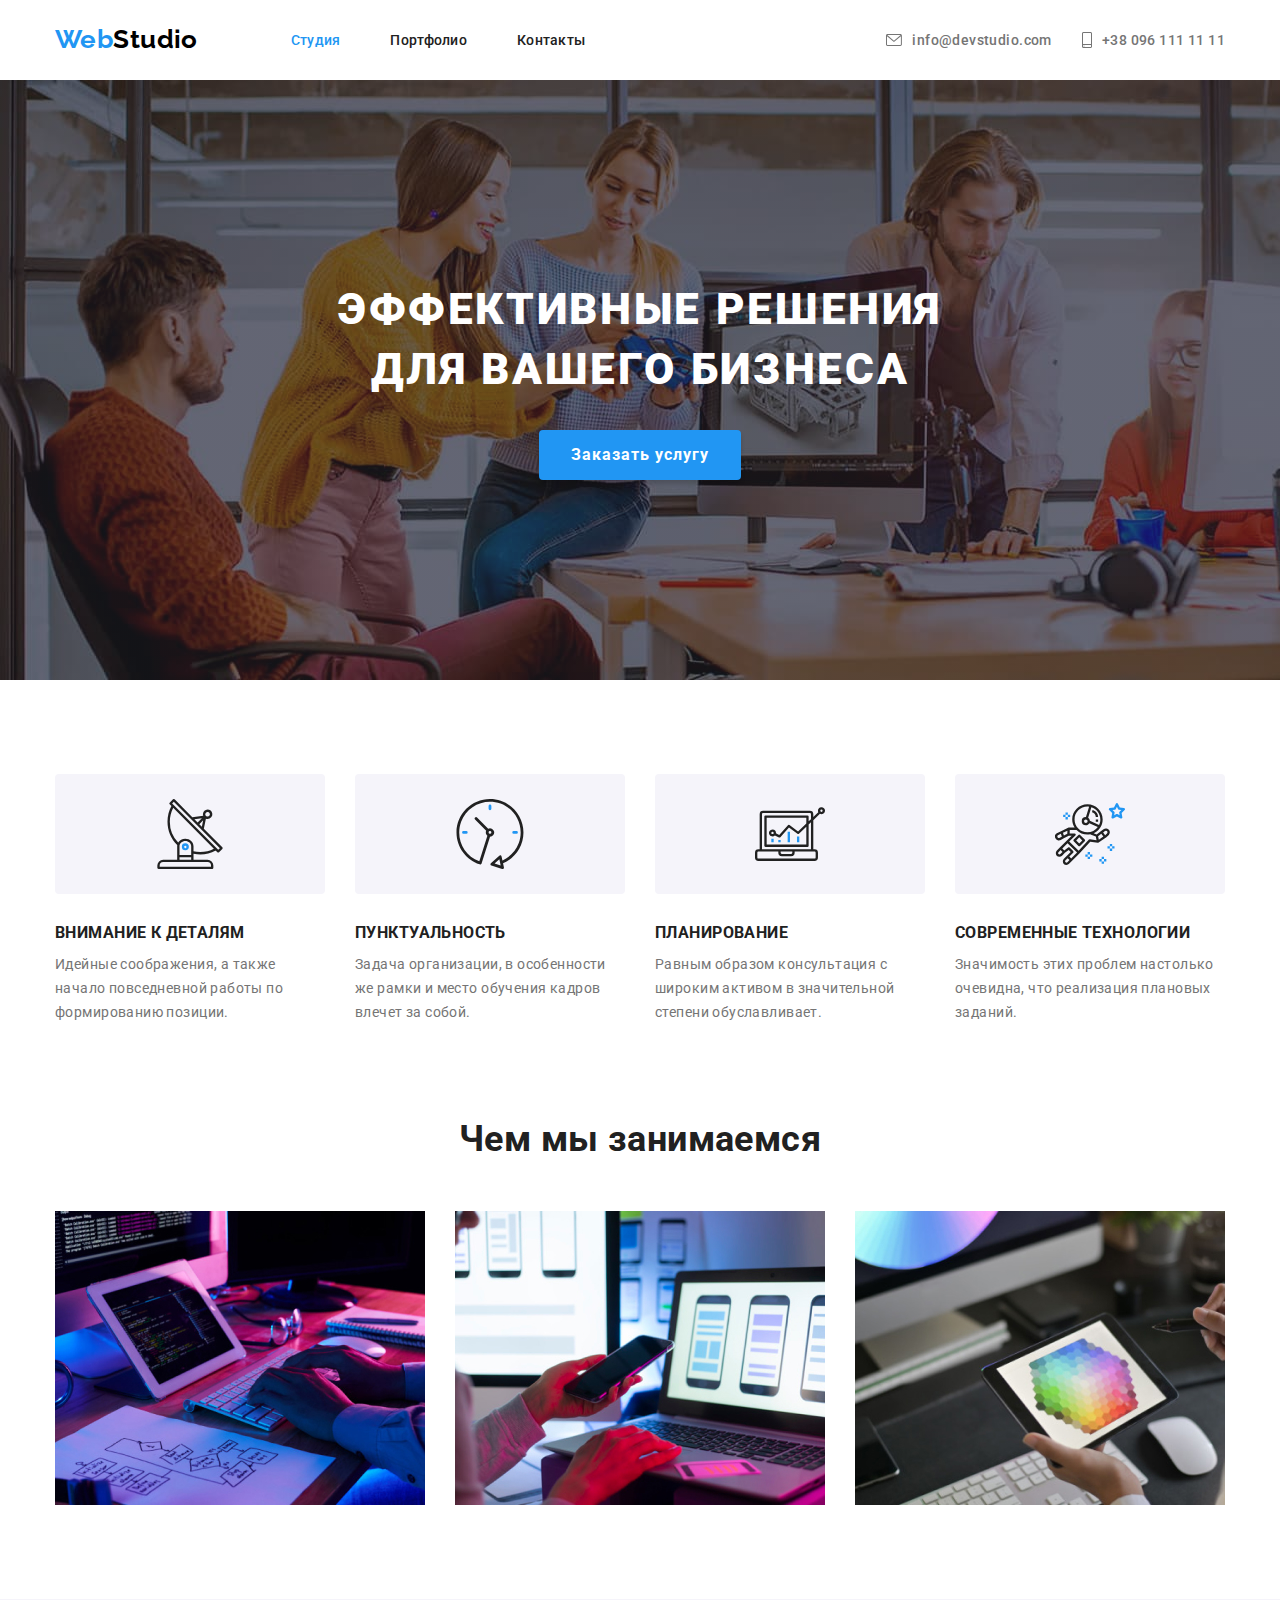
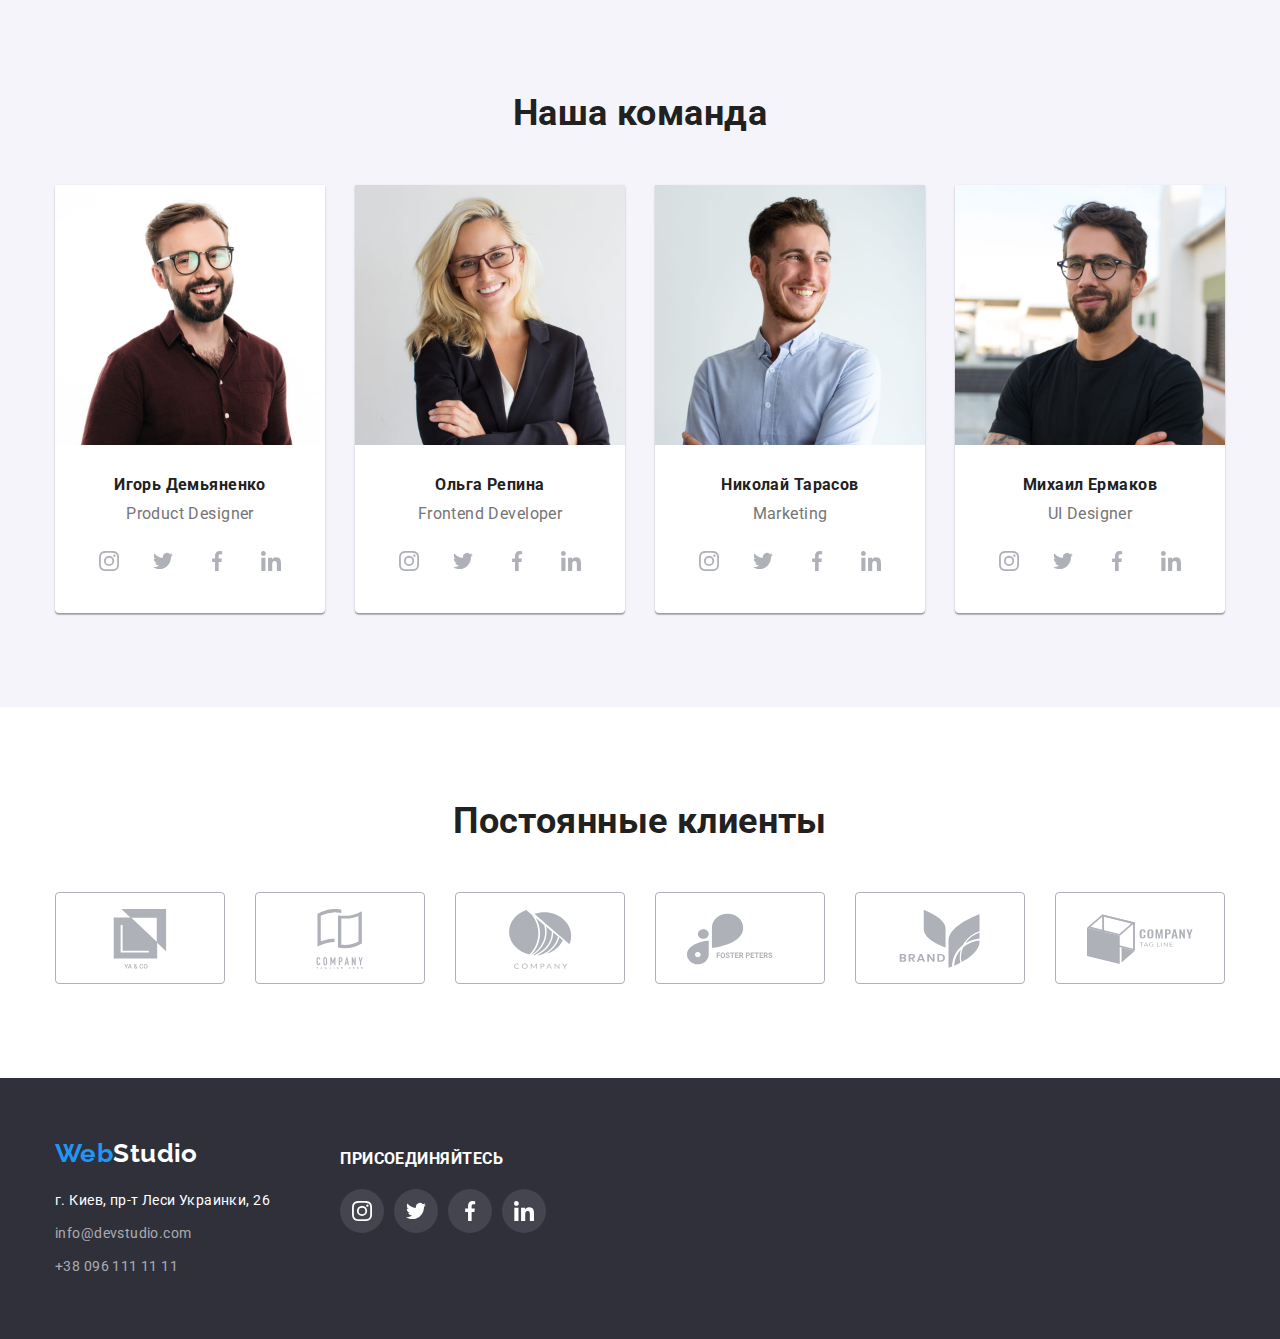
<file: index.html>
<!DOCTYPE html>
<html lang="ru">

<head>
    <meta charset="UTF-8">
    <meta http-equiv="X-UA-Compatible" content="IE=edge">
    <meta name="viewport" content="width=device-width, initial-scale=1.0">
    <title>Студия</title>
    <link rel="preconnect" href="https://fonts.gstatic.com">
    <link
        href="https://fonts.googleapis.com/css2?family=Raleway:wght@700&family=Roboto:wght@400;500;700;900&display=swap"
        rel="stylesheet">
    <link rel="stylesheet" href="./css/modern-normalize.css">
    <link rel="stylesheet" href="./css/styles.css">
</head>

<body>
    <header>
        <nav class="container header-nav">
            <a href="" class="logo"><span class="logo-text">Web</span>Studio</a>
            <ul class="header-menu-list">
                <li class="header-menu-item">
                    <a href="./index.html" class="header-menu-link color active">Студия</a>
                </li>
                <li class="header-menu-item">
                    <a href="./portfolio.html" class="header-menu-link active">Портфолио</a>
                </li>
                <li class="header-menu-item">
                    <a href="" class="header-menu-link active">Контакты</a>
                </li>
            </ul>
            <ul class="header-contacts-list">
                <li class="header-contacts-item">
                    <a href="mailto:info@devstudio.com" class="link active">
                        <svg class="link-icon" width="16" height="16">
                            <use href="./images/sprite.svg#envelope"></use>
                        </svg>
                        info@devstudio.com
                    </a>
                </li>
                <li class="header-contacts-item">
                    <a href="tel:+380961111111" class="link active">
                        <svg class="link-icon" width="10" height="16">
                            <use href="./images/sprite.svg#smartphone"></use>
                        </svg>
                        +38 096 111 11 11
                    </a>
                </li>
            </ul>
        </nav>
    </header>
    <main>
        <section class="hero">
            <div class="container">
                <h1 class="hero-title">Эффективные решения для вашего бизнеса</h1>
                <button type="button" class="hero-button">Заказать услугу</button>
            </div>
        </section>
        <section class="section">
            <div class="container">
                <!-- <h2>Особенности</h2> -->
                <ul class="feature-list">
                    <li class="feature-item">
                        <div class="feature-svg">
                            <svg width="70" height="70">
                                <use href="./images/sprite.svg#antenna"></use>
                            </svg>
                        </div>
                        <h3 class="feature-item-title">Внимание к деталям</h3>
                        <p class="feature-item-paragraph">Идейные соображения, а также начало повседневной
                            работы по формированию позиции.</p>
                    </li>
                    <li class="feature-item">
                        <div class="feature-svg">
                            <svg width="70" height="70">
                                <use href="./images/sprite.svg#clock"></use>
                            </svg>
                        </div>
                        <h3 class="feature-item-title">Пунктуальность</h3>
                        <p class="feature-item-paragraph">Задача организации, в особенности же рамки и место
                            обучения кадров влечет за собой.</p>
                    </li>
                    <li class="feature-item">
                        <div class="feature-svg">
                            <svg width="70" height="70">
                                <use href="./images/sprite.svg#diagram"></use>
                            </svg>
                        </div>
                        <h3 class="feature-item-title">Планирование</h3>
                        <p class="feature-item-paragraph">Равным образом консультация с широким активом в
                            значительной степени обуславливает.</p>
                    </li>
                    <li class="feature-item">
                        <div class="feature-svg">
                            <svg width="70" height="70">
                                <use href="./images/sprite.svg#astronaut"></use>
                            </svg>
                        </div>
                        <h3 class="feature-item-title">Современные технологии</h3>
                        <p class="feature-item-paragraph">Значимость этих проблем настолько очевидна, что
                            реализация плановых заданий.</p>
                    </li>
                </ul>
            </div>
        </section>
        <section class="activity section">
            <div class="container">
                <h2 class="activity-title">Чем мы занимаемся</h2>
                <ul class="activity-list">
                    <li class="activity-item">
                        <img src="./images/box_1.jpg" alt="Product design and marketing" width="370">
                    </li>
                    <li class="activity-item">
                        <img src="./images/box_2.jpg" alt="Frontend development" width="370">
                    </li>
                    <li class="activity-item">
                        <img src="./images/box_3.jpg" alt="UI Design" width="370">
                    </li>
                </ul>
            </div>
        </section>
        <section class="teams section">
            <div class="container">
                <h2 class="teams-title">Наша команда</h2>
                <ul class="teams-list">
                    <li class="teams-item">
                        <div class="teams-img-block">
                            <img src="./images/person_1.jpg" alt="Игорь Демьяненко" width="270">
                        </div>
                        <div class="teams-content-block">
                            <h3 class="teams-item-title">Игорь Демьяненко</h3>
                            <p class="teams-item-text">Product Designer</p>
                            <ul class="social-icons-list">
                                <li class="social-icons-item">
                                    <a href="" class="social-icons-link">
                                        <svg class="social-icons-svg" width="20" height="20">
                                            <use href="./images/sprite.svg#instagram"></use>
                                        </svg>
                                    </a>
                                </li>
                                <li class="social-icons-item">
                                    <a href="" class="social-icons-link">
                                        <svg class="social-icons-svg" width="20" height="20">
                                            <use href="./images/sprite.svg#twitter"></use>
                                        </svg>
                                    </a>
                                </li>
                                <li class="social-icons-item">
                                    <a href="" class="social-icons-link">
                                        <svg class="social-icons-svg" width="20" height="20">
                                            <use href="./images/sprite.svg#facebook"></use>
                                        </svg>
                                    </a>
                                </li>
                                <li class="social-icons-item">
                                    <a href="" class="social-icons-link">
                                        <svg class="social-icons-svg" width="20" height="20">
                                            <use href="./images/sprite.svg#linkedin"></use>
                                        </svg>
                                    </a>
                                </li>
                            </ul>
                        </div>
                    </li>
                    <li class="teams-item">
                        <div class="teams-img-block">
                            <img src="./images/person_2.jpg" alt="Ольга Репина" width="270">
                        </div>
                        <div class="teams-content-block">
                            <h3 class="teams-item-title">Ольга Репина</h3>
                            <p class="teams-item-text">Frontend Developer</p>
                            <ul class="social-icons-list">
                                <li class="social-icons-item">
                                    <a href="" class="social-icons-link">
                                        <svg class="social-icons-svg" width="20" height="20">
                                            <use href="./images/sprite.svg#instagram"></use>
                                        </svg>
                                    </a>
                                </li>
                                <li class="social-icons-item">
                                    <a href="" class="social-icons-link">
                                        <svg class="social-icons-svg" width="20" height="20">
                                            <use href="./images/sprite.svg#twitter"></use>
                                        </svg>
                                    </a>
                                </li>
                                <li class="social-icons-item">
                                    <a href="" class="social-icons-link">
                                        <svg class="social-icons-svg" width="20" height="20">
                                            <use href="./images/sprite.svg#facebook"></use>
                                        </svg>
                                    </a>
                                </li>
                                <li class="social-icons-item">
                                    <a href="" class="social-icons-link">
                                        <svg class="social-icons-svg" width="20" height="20">
                                            <use href="./images/sprite.svg#linkedin"></use>
                                        </svg>
                                    </a>
                                </li>
                            </ul>
                        </div>
                    </li>
                    <li class="teams-item">
                        <div class="teams-img-block">
                            <img src="./images/person_3.jpg" alt="Николай Тарасов" width="270">
                        </div>
                        <div class="teams-content-block">
                            <h3 class="teams-item-title">Николай Тарасов</h3>
                            <p class="teams-item-text">Marketing</p>
                            <ul class="social-icons-list">
                                <li class="social-icons-item">
                                    <a href="" class="social-icons-link">
                                        <svg class="social-icons-svg" width="20" height="20">
                                            <use href="./images/sprite.svg#instagram"></use>
                                        </svg>
                                    </a>
                                </li>
                                <li class="social-icons-item">
                                    <a href="" class="social-icons-link">
                                        <svg class="social-icons-svg" width="20" height="20">
                                            <use href="./images/sprite.svg#twitter"></use>
                                        </svg>
                                    </a>
                                </li>
                                <li class="social-icons-item">
                                    <a href="" class="social-icons-link">
                                        <svg class="social-icons-svg" width="20" height="20">
                                            <use href="./images/sprite.svg#facebook"></use>
                                        </svg>
                                    </a>
                                </li>
                                <li class="social-icons-item">
                                    <a href="" class="social-icons-link">
                                        <svg class="social-icons-svg" width="20" height="20">
                                            <use href="./images/sprite.svg#linkedin"></use>
                                        </svg>
                                    </a>
                                </li>
                            </ul>
                        </div>
                    </li>
                    <li class="teams-item">
                        <div class="teams-img-block">
                            <img src="./images/person_4.jpg" alt="Михаил Ермаков" width="270">
                        </div>
                        <div class="teams-content-block">
                            <h3 class="teams-item-title">Михаил Ермаков</h3>
                            <p class="teams-item-text">UI Designer</p>
                            <ul class="social-icons-list">
                                <li class="social-icons-item">
                                    <a href="" class="social-icons-link">
                                        <svg class="social-icons-svg" width="20" height="20">
                                            <use href="./images/sprite.svg#instagram"></use>
                                        </svg>
                                    </a>
                                </li>
                                <li class="social-icons-item">
                                    <a href="" class="social-icons-link">
                                        <svg class="social-icons-svg" width="20" height="20">
                                            <use href="./images/sprite.svg#twitter"></use>
                                        </svg>
                                    </a>
                                </li>
                                <li class="social-icons-item">
                                    <a href="" class="social-icons-link">
                                        <svg class="social-icons-svg" width="20" height="20">
                                            <use href="./images/sprite.svg#facebook"></use>
                                        </svg>
                                    </a>
                                </li>
                                <li class="social-icons-item">
                                    <a href="" class="social-icons-link">
                                        <svg class="social-icons-svg" width="20" height="20">
                                            <use href="./images/sprite.svg#linkedin"></use>
                                        </svg>
                                    </a>
                                </li>
                            </ul>
                        </div>
                    </li>
                </ul>
            </div>
        </section>
        <section class="section">
            <div class="container">
                <h2 class="client-title">Постоянные клиенты</h2>
                <ul class="client-list">
                    <li class="client-item">
                        <a href="" class="client-link">
                            <svg class="client-link-icon" width="106" height="60">
                                <use href="./images/sprite.svg#icon1"></use>
                            </svg>
                        </a>
                    </li>
                    <li class="client-item">
                        <a href="" class="client-link">
                            <svg class="client-link-icon" width="106" height="60">
                                <use href="./images/sprite.svg#icon2"></use>
                            </svg>
                        </a>
                    </li>
                    <li class="client-item">
                        <a href="" class="client-link">
                            <svg class="client-link-icon" width="106" height="60">
                                <use href="./images/sprite.svg#icon3"></use>
                            </svg>
                        </a>
                    </li>
                    <li class="client-item">
                        <a href="" class="client-link">
                            <svg class="client-link-icon" width="106" height="60">
                                <use href="./images/sprite.svg#icon4"></use>
                            </svg>
                        </a>
                    </li>
                    <li class="client-item">
                        <a href="" class="client-link">
                            <svg class="client-link-icon" width="106" height="60">
                                <use href="./images/sprite.svg#icon5"></use>
                            </svg>
                        </a>
                    </li>
                    <li class="client-item">
                        <a href="" class="client-link">
                            <svg class="client-link-icon" width="106" height="60">
                                <use href="./images/sprite.svg#icon6"></use>
                            </svg>
                        </a>
                    </li>
                </ul>
            </div>
        </section>
    </main>
    <footer class="footer">
        <div class="container">
            <div class="address_join">
                <div>
                    <a href="" class="logo"><span class="logo-text">Web</span>Studio</a>
                    <address>
                        <ul class="footer-list">
                            <li class="footer-item">
                                <p>г. Киев, пр-т Леси Украинки, 26</p>
                            </li>
                            <li class="footer-item">
                                <a href="mailto:info@devstudio.com"
                                    class="footer-item-link active">info@devstudio.com</a>
                            </li>
                            <li class="footer-item">
                                <a href="tel:+380961111111" class="footer-item-link active">+38 096 111 11 11</a>
                            </li>
                        </ul>
                    </address>
                </div>
                <div class="join-block">
                    <h3 class="join-title">Присоединяйтесь</h3>
                    <ul class="social-icons-list join-mt">
                        <li class="social-icons-item">
                            <a href="" class="social-icons-link join-font-bg">
                                <svg class="social-icons-svg" width="20" height="20">
                                    <use href="./images/sprite.svg#instagram"></use>
                                </svg>
                            </a>
                        </li>
                        <li class="social-icons-item">
                            <a href="" class="social-icons-link join-font-bg">
                                <svg class="social-icons-svg" width="20" height="20">
                                    <use href="./images/sprite.svg#twitter"></use>
                                </svg>
                            </a>
                        </li>
                        <li class="social-icons-item">
                            <a href="" class="social-icons-link join-font-bg">
                                <svg class="social-icons-svg" width="20" height="20">
                                    <use href="./images/sprite.svg#facebook"></use>
                                </svg>
                            </a>
                        </li>
                        <li class="social-icons-item">
                            <a href="" class="social-icons-link join-font-bg">
                                <svg class="social-icons-svg" width="20" height="20">
                                    <use href="./images/sprite.svg#linkedin"></use>
                                </svg>
                            </a>
                        </li>
                    </ul>
                </div>
            </div>
        </div>
    </footer>
</body>

</html>
</file>
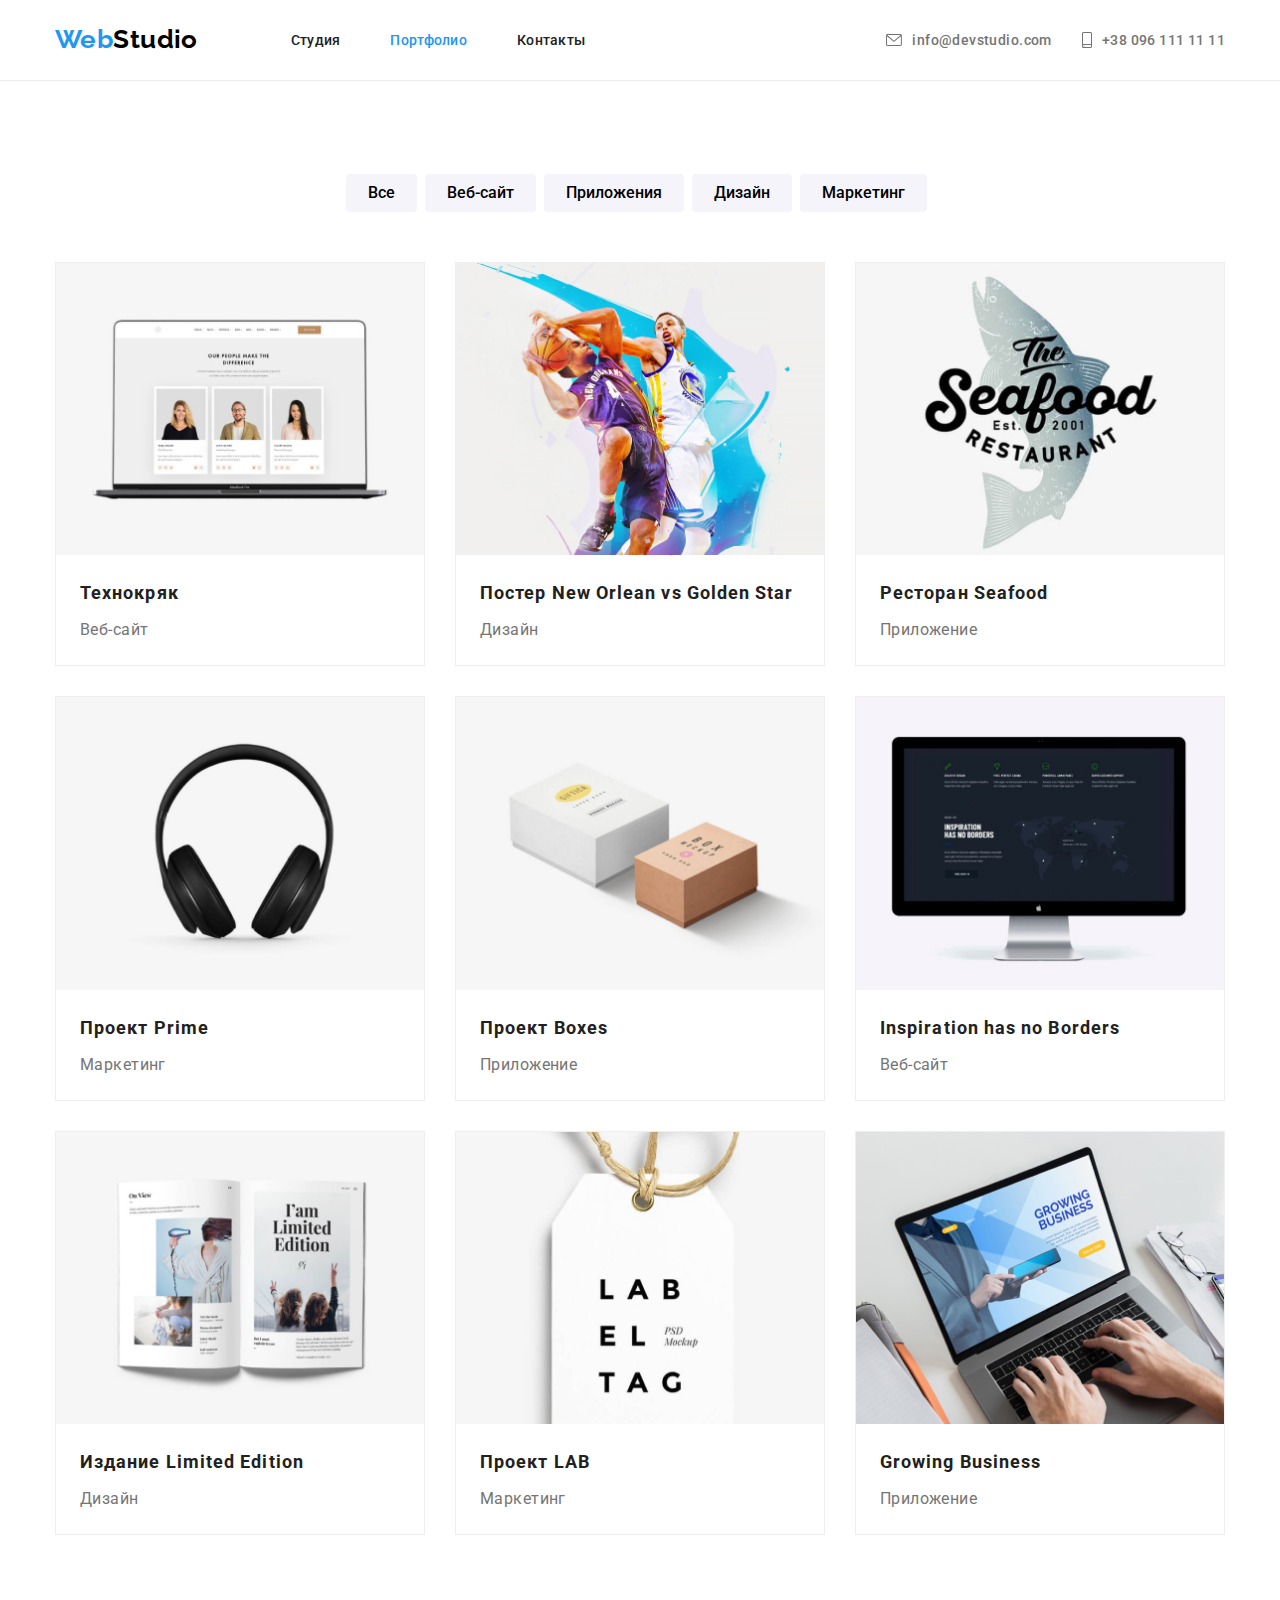
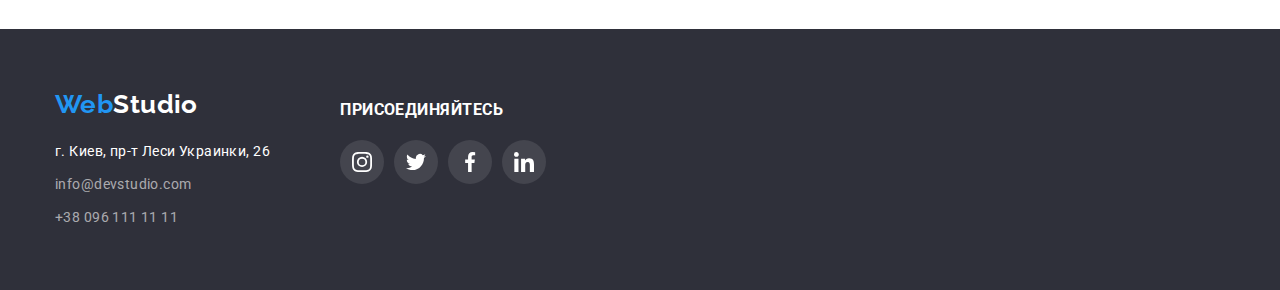
<file: portfolio.html>
<!DOCTYPE html>
<html lang="ru">

<head>
    <meta charset="UTF-8">
    <meta http-equiv="X-UA-Compatible" content="IE=edge">
    <meta name="viewport" content="width=device-width, initial-scale=1.0">
    <title>Портфолио</title>
    <link rel="preconnect" href="https://fonts.gstatic.com">
    <link
        href="https://fonts.googleapis.com/css2?family=Raleway:wght@700&family=Roboto:wght@400;500;700;900&display=swap"
        rel="stylesheet">
    <link rel="stylesheet" href="./css/modern-normalize.css">
    <link rel="stylesheet" href="./css/styles.css">
</head>

<body>
    <header class="header">
        <nav class="container header-nav">
            <a href="" class="logo"><span class="logo-text">Web</span>Studio</a>
            <ul class="header-menu-list">
                <li class="header-menu-item">
                    <a href="./index.html" class="header-menu-link active">Студия</a>
                </li>
                <li class="header-menu-item">
                    <a href="./portfolio.html" class="header-menu-link color active">Портфолио</a>
                </li>
                <li class="header-menu-item">
                    <a href="" class="header-menu-link active">Контакты</a>
                </li>
            </ul>
            <ul class="header-contacts-list">
                <li class="header-contacts-item">
                    <a href="mailto:info@devstudio.com" class="link active">
                        <svg class="link-icon" width="16" height="16">
                            <use href="./images/sprite.svg#envelope"></use>
                        </svg>
                        info@devstudio.com
                    </a>
                </li>
                <li class="header-contacts-item">
                    <a href="tel:+380961111111" class="link active">
                        <svg class="link-icon" width="10" height="16">
                            <use href="./images/sprite.svg#smartphone"></use>
                        </svg>
                        +38 096 111 11 11
                    </a>
                </li>
            </ul>
        </nav>
    </header>
    <main>
        <section class="section">
            <div class="container">
                <!-- <h1>Portfolio</h1> -->
                <ul class="portfolio-buttons-list">
                    <li class="portfolio-buttons-item"><button type="button" class="button">Все</button></li>
                    <li class="portfolio-buttons-item"><button type="button" class="button">Веб-сайт</button></li>
                    <li class="portfolio-buttons-item"><button type="button" class="button">Приложения</button></li>
                    <li class="portfolio-buttons-item"><button type="button" class="button">Дизайн</button></li>
                    <li class="portfolio-buttons-item"><button type="button" class="button">Маркетинг</button></li>
                </ul>
                <ul class="portfolio-cards-list">
                    <li class="portfolio-cards-item">
                        <div class="card-img-block">
                            <img src="./images/portfolio_1.jpg" alt="Technokryak" width="370">
                        </div>
                        <div class="card-content-block">
                            <h2 class="list-title-bold">Технокряк</h2>
                            <p class="list-paragraph">Веб-сайт</p>
                        </div>
                    </li>
                    <li class="portfolio-cards-item">
                        <div class="card-img-block">
                            <img src="./images/portfolio_2.jpg" alt="Poster New Orlean vs Golden Star" width="370">
                        </div>
                        <div class="card-content-block">
                            <h2 class="list-title-bold">Постер New Orlean vs Golden Star</h2>
                            <p class="list-paragraph">Дизайн</p>
                        </div>
                    </li>
                    <li class="portfolio-cards-item">
                        <div class="card-img-block">
                            <img src="./images/portfolio_3.jpg" alt="Restaurant Seafood" width="370">
                        </div>
                        <div class="card-content-block">
                            <h2 class="list-title-bold">Ресторан Seafood</h2>
                            <p class="list-paragraph">Приложение</p>
                        </div>
                    </li>
                    <li class="portfolio-cards-item">
                        <div class="card-img-block">
                            <img src="./images/portfolio_4.jpg" alt="Project Prime" width="370">
                        </div>
                        <div class="card-content-block">
                            <h2 class="list-title-bold">Проект Prime</h2>
                            <p class="list-paragraph">Маркетинг</p>
                        </div>
                    </li>
                    <li class="portfolio-cards-item">
                        <div class="card-img-block">
                            <img src="./images/portfolio_5.jpg" alt="Project Boxes" width="370">
                        </div>
                        <div class="card-content-block">
                            <h2 class="list-title-bold">Проект Boxes</h2>
                            <p class="list-paragraph">Приложение</p>
                        </div>
                    </li>
                    <li class="portfolio-cards-item">
                        <div class="card-img-block">
                            <img src="./images/portfolio_6.jpg" alt="Inspiration has no Borders" width="370">
                        </div>
                        <div class="card-content-block">
                            <h2 class="list-title-bold">Inspiration has no Borders</h2>
                            <p class="list-paragraph">Веб-сайт</p>
                        </div>
                    </li class="portfolio-cards-item">
                    <li class="portfolio-cards-item">
                        <div class="card-img-block">
                            <img src="./images/portfolio_7.jpg" alt="Edition Limited Edition" width="370">
                        </div>
                        <div class="card-content-block">
                            <h2 class="list-title-bold">Издание Limited Edition</h2>
                            <p class="list-paragraph">Дизайн</p>
                        </div>
                    </li>
                    <li class="portfolio-cards-item">
                        <div class="card-img-block">
                            <img src="./images/portfolio_8.jpg" alt="Project LAB" width="370">
                        </div>
                        <div class="card-content-block">
                            <h2 class="list-title-bold">Проект LAB</h2>
                            <p class="list-paragraph">Маркетинг</p>
                        </div>
                    </li>
                    <li class="portfolio-cards-item">
                        <div class="card-img-block">
                            <img src="./images/portfolio_9.jpg" alt="Growing Business" width="370">
                        </div>
                        <div class="card-content-block">
                            <h2 class="list-title-bold">Growing Business</h2>
                            <p class="list-paragraph">Приложение</p>
                        </div>
                    </li>
                </ul>
            </div>
        </section>
    </main>
    <footer class="footer">
        <div class="container">
            <div class="address_join">
                <div>
                    <a href="" class="logo"><span class="logo-text">Web</span>Studio</a>
                    <address>
                        <ul class="footer-list">
                            <li class="footer-item">
                                <p>г. Киев, пр-т Леси Украинки, 26</p>
                            </li>
                            <li class="footer-item">
                                <a href="mailto:info@devstudio.com"
                                    class="footer-item-link active">info@devstudio.com</a>
                            </li>
                            <li class="footer-item">
                                <a href="tel:+380961111111" class="footer-item-link active">+38 096 111 11 11</a>
                            </li>
                        </ul>
                    </address>
                </div>
                <div class="join-block">
                    <h3 class="join-title">Присоединяйтесь</h3>
                    <ul class="social-icons-list join-mt">
                        <li class="social-icons-item">
                            <a href="" class="social-icons-link join-font-bg">
                                <svg class="social-icons-svg" width="20" height="20">
                                    <use href="./images/sprite.svg#instagram"></use>
                                </svg>
                            </a>
                        </li>
                        <li class="social-icons-item">
                            <a href="" class="social-icons-link join-font-bg">
                                <svg class="social-icons-svg" width="20" height="20">
                                    <use href="./images/sprite.svg#twitter"></use>
                                </svg>
                            </a>
                        </li>
                        <li class="social-icons-item">
                            <a href="" class="social-icons-link join-font-bg">
                                <svg class="social-icons-svg" width="20" height="20">
                                    <use href="./images/sprite.svg#facebook"></use>
                                </svg>
                            </a>
                        </li>
                        <li class="social-icons-item">
                            <a href="" class="social-icons-link join-font-bg">
                                <svg class="social-icons-svg" width="20" height="20">
                                    <use href="./images/sprite.svg#linkedin"></use>
                                </svg>
                            </a>
                        </li>
                    </ul>
                </div>
            </div>
        </div>
    </footer>
</body>

</html>
</file>
<file: css/styles.css>
:root {
  --size-gap: 30px;
  --size-svg: 10px;
  --main-text-color: #212121;
  --active-color: #2196f3;
  --grey-color: #757575;
  --main-font: Roboto, sans-serif;
  --accent-font: Raleway, sans-serif;
  --black-color: #000000;
  --white-color: #ffffff;
  --background-color: #2f303a;
  --color-svg: #afb1b8;
  --bg-svg: #f5f4fa;
}

body {
  font-family: var(--main-font);
  font-size: 14px;
  color: var(--main-text-color);
  letter-spacing: 0.03em;
}

ul {
  list-style: none;
}

a {
  text-decoration: none;
}

.container {
  width: 1200px;
  padding: 0 15px;
  margin: 0 auto;
}

img {
  display: block;
  max-width: 100%;
  height: auto;
}

.section {
  padding: 94px 0;
}

/* header */
.header {
  outline: 1px solid #ececec;
}
.header-nav {
  display: flex;
  /* justify-content: space-between; */
  align-items: center;
}
.header-nav .logo {
  padding-top: 24px;
  padding-bottom: 25px;
}
.logo {
  font-family: var(--accent-font);
  font-size: 26px;
  font-weight: 700;
  line-height: 1.174;
  color: var(--black-color);
}

.logo-text {
  color: var(--active-color);
}

.header-menu-list {
  display: flex;
  margin-left: 93px;
}

.header-menu-list .header-menu-item + .header-menu-item {
  margin-left: 50px;
}

.header-menu-link {
  display: block;
  padding: 32px 0;
  color: inherit;
  font-weight: 500;
  line-height: 1.143;
  letter-spacing: 0.02em;
}

.header-contacts-list {
  display: flex;
  margin-left: auto;
}
.header-contacts-list .header-contacts-item + .header-contacts-item {
  margin-left: 30px;
}

/* link */

.link {
  display: inline-flex;
  padding: 32px 0;
  font-family: inherit;
  font-style: normal;
  font-weight: 500;
  line-height: 1.143;
  color: var(--grey-color);
}

.color {
  color: var(--active-color);
}

.active:hover,
.active:focus {
  color: var(--active-color);
}

.link-icon {
  margin-right: 10px;
  fill: currentColor;
}

.link-icon:hover,
.link-icon:focus {
  fill: currentColor;
}

/*  main page styles  */
/* section hero */
.hero {
  padding-top: 200px;
  padding-bottom: 200px;
  background: var(--background-color);
  text-align: center;
  background-image: linear-gradient(
      rgba(47, 48, 58, 0.4),
      rgba(47, 48, 58, 0.4)
    ),
    url(../images/hero_bg.jpg);
  background-repeat: no-repeat;
  background-size: cover;
}

.hero-title {
  width: 696px;
  margin: 0 auto;
  font-weight: 900;
  font-size: 44px;
  line-height: 1.363;
  text-align: center;
  letter-spacing: 0.06em;
  text-transform: uppercase;
  color: var(--white-color);
}

.hero-button {
  margin-top: var(--size-gap);
  padding: 10px 32px;
  background: var(--active-color);
  font-weight: 700;
  font-size: 16px;
  line-height: 1.875;
  text-align: center;
  letter-spacing: 0.06em;
  color: var(--white-color);
  cursor: pointer;
  box-shadow: 0px 4px 4px rgba(0, 0, 0, 0.15);
  border: none;
  border-radius: 4px;
}

.hero-button:hover,
.hero-button:focus {
  background: #188ce8;
}

/* section feature */
.feature-list {
  display: flex;
}

.feature-list .feature-item + .feature-item {
  margin-left: var(--size-gap);
}

.feature-item {
  width: 270px;
}

.feature-svg {
  display: flex;
  justify-content: center;
  padding: 25px 0;
  margin-bottom: 30px;
  background: var(--bg-svg);
  border-radius: 4px;
}

.feature-item-title {
  margin-bottom: 10px;
  font-weight: 700;
  line-height: 1.143;
  text-transform: uppercase;
}

.feature-item-paragraph {
  line-height: 1.714;
  color: var(--grey-color);
}

/* section activity */

.activity {
  padding-top: 0;
}

.activity-title {
  margin-bottom: 50px;
  font-weight: 700;
  font-size: 36px;
  line-height: 1.166;
  text-align: center;
}

.activity-list {
  display: flex;
}

.activity-list .activity-item + .activity-item {
  margin-left: var(--size-gap);
}

/* section teams */

.teams {
  background: #f5f4fa;
}

.teams-list {
  display: flex;
  flex-wrap: wrap;
  margin-left: calc(-1 * var(--size-gap));
}

.teams-list > .teams-item {
  flex-basis: calc(100% / 4 - var(--size-gap));
  margin-left: var(--size-gap);
}

.teams-item {
  background: var(--white-color);
  box-shadow: 0px 1px 3px rgb(0 0 0 / 12%), 0px 1px 1px rgb(0 0 0 / 14%),
    0px 2px 1px rgb(0 0 0 / 20%);
  border-radius: 0px 0px 4px 4px;
}

.teams-title {
  margin-bottom: 50px;
  font-weight: 700;
  font-size: 36px;
  line-height: 1.166;
  text-align: center;
}

.teams-content-block {
  padding-top: var(--size-gap);
  padding-bottom: var(--size-gap);
}

.teams-item h3,
.teams-item p {
  font-size: 16px;
  line-height: 1.187;
  text-align: center;
}

.teams-item-title {
  margin-bottom: 10px;
  font-weight: 700;
}

.teams-item-text {
  color: var(--grey-color);
  margin-bottom: 16px;
}

.social-icons-list {
  display: flex;
  justify-content: center;
}

.social-icons-list .social-icons-item + .social-icons-item {
  margin-left: var(--size-svg);
}

.social-icons-link {
  width: 44px;
  height: 44px;
  display: flex;
  justify-content: center;
  align-items: center;
  border-radius: 50%;
  color: var(--color-svg);
}

.social-icons-link:hover,
.social-icons-link:focus {
  color: var(--white-color);
  background: var(--active-color);
}

.social-icons-svg {
  fill: currentColor;
}

.social-icons-svg:hover {
  fill: currentColor;
}

/* client section */
.client-title {
  margin-bottom: 50px;
  font-weight: 700;
  font-size: 36px;
  line-height: 1.166;
  text-align: center;
}

.client-list {
  display: flex;
  flex-wrap: wrap;
  margin-left: calc(-1 * var(--size-gap));
}

.client-list > .client-item {
  flex-basis: calc(100% / 6 - var(--size-gap));
  margin-left: var(--size-gap);
}

.client-link {
  display: flex;
  justify-content: center;
  padding: 16px 0;
  width: 170px;
  height: 92px;
  border: 1px solid var(--color-svg);
  border-radius: 4px;
  color: var(--color-svg);
}

.client-link:hover,
.client-link:focus {
  color: var(--active-color);
  border: 1px solid var(--active-color);
}

.client-link-icon {
  fill: currentColor;
}

.client-link-icon:hover,
.client-link-icon:focus {
  color: currentColor;
}

/*  page portfolio styles */
/* portfolio-section */

.portfolio-buttons-list {
  display: flex;
  justify-content: center;
  margin-bottom: 50px;
}

.portfolio-cards-list {
  display: flex;
  flex-wrap: wrap;
  margin-left: calc(-1 * var(--size-gap));
  margin-bottom: calc(-1 * var(--size-gap));
}

.portfolio-cards-list > .portfolio-cards-item {
  flex-basis: calc(100% / 3 - var(--size-gap));
  margin-left: var(--size-gap);
  margin-bottom: var(--size-gap);
  border: 1px solid #eeeeee;
}

.portfolio-cards-item:hover,
.portfolio-cards-item:focus {
  box-shadow: 0px 1px 1px rgba(0, 0, 0, 0.12), 0px 4px 4px rgba(0, 0, 0, 0.06),
    1px 4px 6px rgba(0, 0, 0, 0.16);
}

.portfolio-buttons-item {
  margin-right: 8px;
}

.card-img-block img {
  width: 100%;
}

.card-content-block {
  padding: 20px 24px;
}

/* button */
.button {
  font-family: inherit;
  font-weight: 500;
  font-size: 16px;
  line-height: 1.625;
  cursor: pointer;
  border: none;
  background: #f5f4fa;
  border-radius: 4px;
  padding: 6px 22px;
}

.button:hover,
.button:focus {
  color: var(--white-color);
  background: var(--active-color);
  box-shadow: 0px 3px 1px rgba(0, 0, 0, 0.1), 0px 1px 2px rgba(0, 0, 0, 0.08),
    0px 2px 2px rgba(0, 0, 0, 0.12);
}

/* Paragraphs */
.list-title-bold {
  margin-bottom: 4px;
  font-weight: 700;
  font-size: 18px;
  line-height: 2;
  letter-spacing: 0.06em;
}

.list-paragraph {
  font-size: 16px;
  line-height: 1.875;
  color: var(--grey-color);
}

/* footer */
.footer {
  padding-top: 60px;
  padding-bottom: 60px;
  background: var(--background-color);
  color: var(--white-color);
}

.footer .logo {
  display: inline-block;
  margin-bottom: 20px;
  color: var(--white-color);
}

address {
  font-style: normal;
  line-height: 1.714;
}

.footer-item .footer-item-link {
  color: rgba(255, 255, 255, 0.6);
}

.footer-list .footer-item + .footer-item {
  margin-top: 9px;
}
.address_join {
  display: flex;
}

.join-mt {
  margin-top: 20px;
}
.join-block {
  width: 206px;
  margin-left: 70px;
}

.join-title {
  margin-top: 12px;
  line-height: 1.143;
  letter-spacing: 0.03em;
  text-transform: uppercase;
}

.join-font-bg {
  color: var(--white-color);
  background: rgba(255, 255, 255, 0.1);
}
</file>
